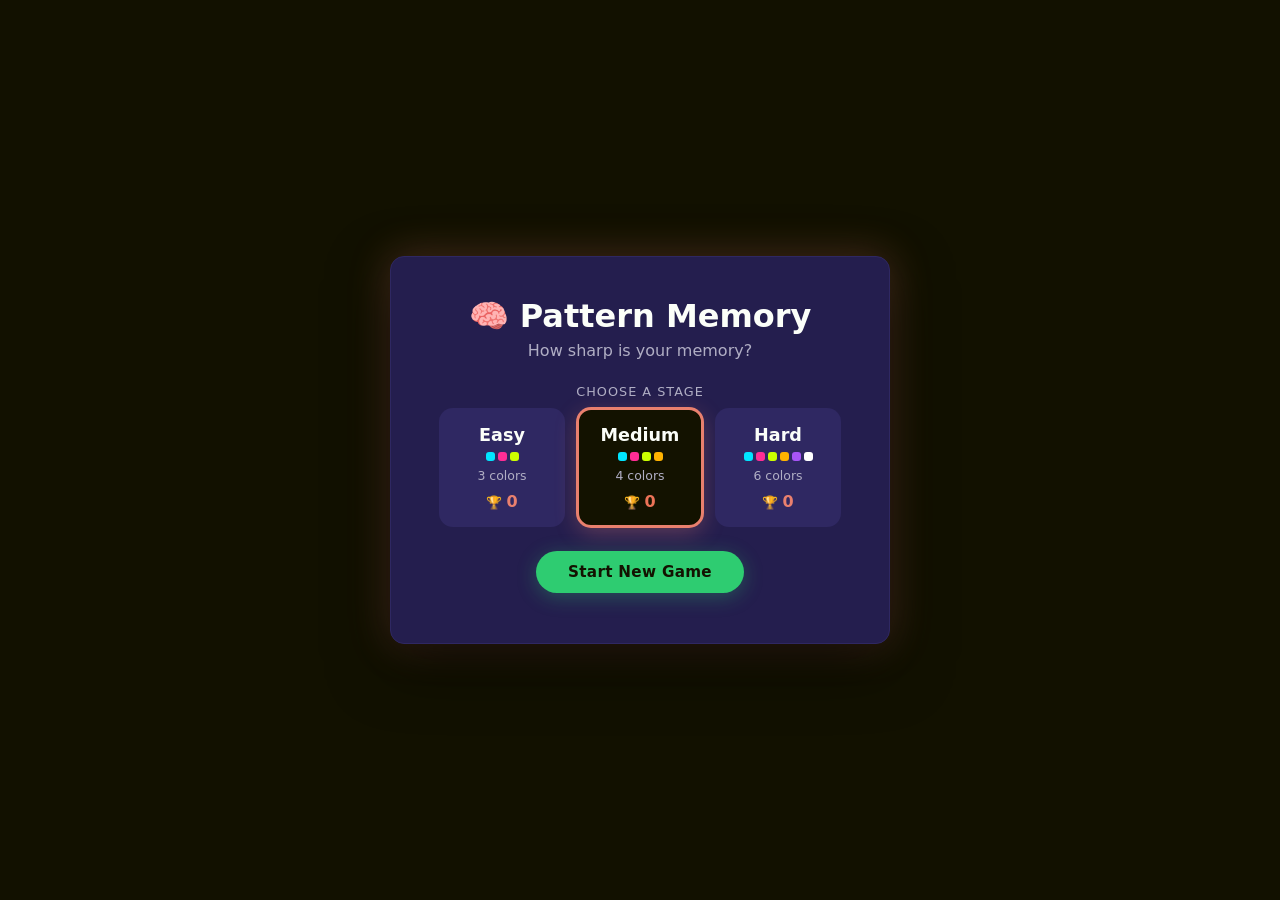
<file: CS_CRP/Heuser/CS_CRP/Homework_6/index.html>
<!DOCTYPE html>
<html lang="en">
<head>
  <meta charset="UTF-8">
  <meta name="viewport" content="width=device-width, initial-scale=1.0">
  <title>Pattern Memory Game</title>
  <link rel="stylesheet" href="style.css">
</head>
<body>

  <!--
    OFFLINE NOTE: nothing here loads from the network. Styling is the local
    style.css, logic is the local script.js, and all four sounds (bubbly click,
    3s timer beep, cheerful, disappointing) are synthesized in script.js with the
    Web Audio API, so there are no audio files or CDNs to host.
  -->

  <!-- ===== START SCREEN ===== -->
  <div id="start-screen" class="overlay">
    <div class="overlay-card">
      <h1>🧠 Pattern Memory</h1>
      <p class="tagline">How sharp is your memory?</p>
      <!-- Saved game (shown only when progress was saved) -->
      <div id="resume-panel" class="resume-panel hidden">
        <p id="resume-info"></p>
        <div class="resume-actions">
          <button id="resume-saved-btn" class="btn-primary">Resume Game</button>
          <button id="discard-saved-btn" class="btn-secondary">Discard</button>
        </div>
      </div>

      <!-- Stage selection -->
      <fieldset class="stage-picker">
        <legend>Choose a stage</legend>
        <div class="stage-cards" role="radiogroup" aria-label="Stage">
          <button type="button" class="stage-card" role="radio" aria-checked="false" data-stage="easy">
            <span class="stage-name">Easy</span>
            <span class="stage-dots" aria-hidden="true"><i class="color-electric"></i><i class="color-hotpink"></i><i class="color-neon"></i></span>
            <span class="stage-info">3 colors</span>
            <span class="stage-best">🏆 <strong id="best-easy">0</strong></span>
          </button>
          <button type="button" class="stage-card" role="radio" aria-checked="true" data-stage="medium">
            <span class="stage-name">Medium</span>
            <span class="stage-dots" aria-hidden="true"><i class="color-electric"></i><i class="color-hotpink"></i><i class="color-neon"></i><i class="color-sunbeam"></i></span>
            <span class="stage-info">4 colors</span>
            <span class="stage-best">🏆 <strong id="best-medium">0</strong></span>
          </button>
          <button type="button" class="stage-card" role="radio" aria-checked="false" data-stage="hard">
            <span class="stage-name">Hard</span>
            <span class="stage-dots" aria-hidden="true"><i class="color-electric"></i><i class="color-hotpink"></i><i class="color-neon"></i><i class="color-sunbeam"></i><i class="color-volt"></i><i class="color-white"></i></span>
            <span class="stage-info">6 colors</span>
            <span class="stage-best">🏆 <strong id="best-hard">0</strong></span>
          </button>
        </div>
      </fieldset>
      <button id="start-btn" class="btn-start">Start New Game</button>
    </div>
  </div>

  <!-- ===== TOP CONTROL BAR ===== -->
  <header id="top-bar" class="hidden">
    <div id="timer">00:15</div>
    <div id="counter">
      <span>Score: <strong id="score-value">0</strong></span>
      <span class="round-label">Round <strong id="round-value">1</strong>/10</span>
    </div>
    <div id="controls">
      <button id="pause-play" class="btn-icon" title="Pause / Resume">⏸️</button>
      <button id="main-menu" class="btn-menu" title="Main Menu">☰ Menu</button>
      <button id="quit" class="btn-quit" title="Quit">✕</button>
    </div>
  </header>

  <!-- ===== MAIN GAME AREA ===== -->
  <main id="game-area" class="hidden">

    <!-- Phase label -->
    <div id="phase-label">Memorize the pattern!</div>

    <!-- Sequence display (memorization phase) -->
    <div id="sequence-display"></div>

    <!-- User input (guessing phase) -->
    <div id="input-container" class="hidden">
      <p id="input-prompt">Reproduce the pattern:</p>
      <div id="user-sequence-preview"></div>
      <div id="color-buttons"></div>
      <div id="input-actions">
        <button id="undo-btn" class="btn-secondary" disabled>↩ Undo</button>
        <button id="submit-btn" class="btn-submit" disabled>Submit</button>
      </div>
    </div>

    <!-- Round result flash -->
    <div id="round-result" class="hidden">
      <span id="result-icon"></span>
      <span id="result-text"></span>
    </div>
  </main>

  <!-- ===== PAUSE OVERLAY ===== -->
  <div id="pause-overlay" class="overlay hidden">
    <div class="overlay-card">
      <h2>⏸️ Paused</h2>
      <p>Take your time.</p>
      <button id="resume-btn" class="btn-primary">Resume</button>
    </div>
  </div>

  <!-- ===== QUIT CONFIRM OVERLAY ===== -->
  <div id="quit-overlay" class="overlay hidden">
    <div class="overlay-card">
      <h2>🚪 Quit Game?</h2>
      <p>This game will end and your score so far will be final.</p>
      <div class="confirm-actions">
        <button id="quit-confirm" class="btn-quit-confirm">Yes, Quit</button>
        <button id="quit-cancel" class="btn-secondary">Cancel</button>
      </div>
    </div>
  </div>

  <!-- ===== END-GAME OVERLAY ===== -->
  <div id="end-screen" class="overlay hidden">
    <div class="overlay-card" id="end-card">
      <h2 id="end-title">Game Over</h2>
      <p id="end-feedback"></p>
      <div class="end-stats">
        <div class="stat-box">
          <span class="stat-number" id="end-score">0</span>
          <span class="stat-label">Final Score</span>
        </div>
        <div class="stat-box">
          <span class="stat-number" id="end-high">0</span>
          <span class="stat-label" id="end-high-label">Stage Best</span>
        </div>
      </div>
      <div id="new-high-score-badge" class="hidden">🎉 New High Score!</div>
      <div class="hs-board">
        <h3>High scores</h3>
        <div class="hs-row">
          <div class="hs-cell" data-stage="easy"><span class="hs-label">Easy</span><span class="hs-value" id="hs-end-easy">0</span></div>
          <div class="hs-cell" data-stage="medium"><span class="hs-label">Medium</span><span class="hs-value" id="hs-end-medium">0</span></div>
          <div class="hs-cell" data-stage="hard"><span class="hs-label">Hard</span><span class="hs-value" id="hs-end-hard">0</span></div>
        </div>
      </div>
      <button id="play-again-btn" class="btn-start">Play Again</button>
      <button id="menu-btn" class="btn-secondary">Main Menu</button>
    </div>
  </div>

  <script src="script.js"></script>
</body>
</html>
</file>
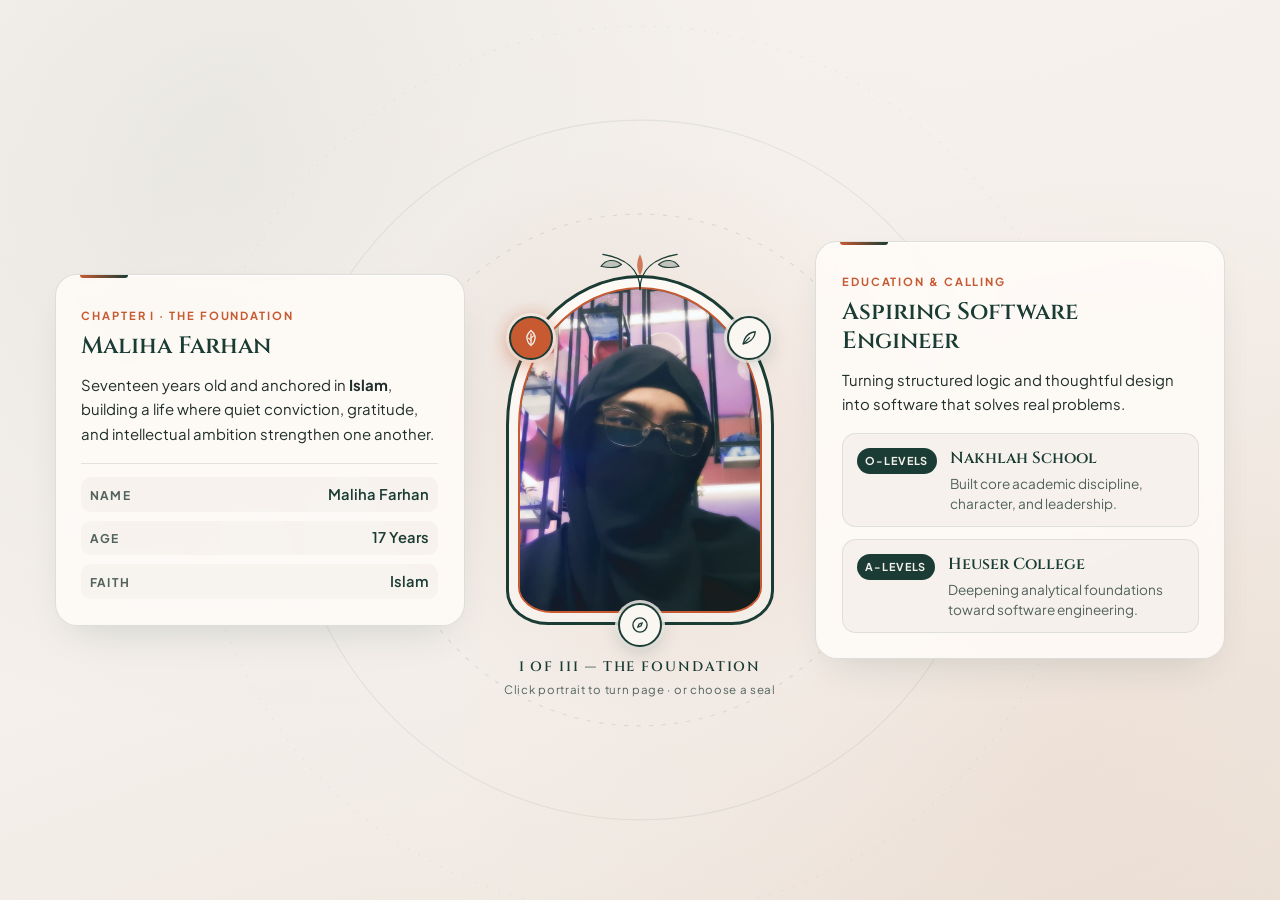
<file: CS_CRP/Heuser/CS_CRP/Homework_8/index.html>
<!DOCTYPE html>
<html lang="en">
<head>
  <meta charset="UTF-8" />
  <meta name="viewport" content="width=device-width, initial-scale=1.0" />
  <title>Maliha Farhan — Central Hub Portfolio</title>
  <meta
    name="description"
    content="Interactive radial portfolio of Maliha Farhan — Foundation, Archives, and Story &amp; Horizon."
  />

  <!-- Google Fonts: Cinzel for headings & Plus Jakarta Sans for body -->
  <link rel="preconnect" href="https://fonts.googleapis.com" />
  <link rel="preconnect" href="https://fonts.gstatic.com" crossorigin />
  <link
    href="https://fonts.googleapis.com/css2?family=Cinzel:wght@500;600;700&amp;family=Plus+Jakarta+Sans:ital,wght@0,400;0,500;0,600;0,700;1,400&amp;display=swap"
    rel="stylesheet"
  />

  <link rel="stylesheet" href="style.css" />
</head>
<body>
  <!-- Subtle architectural radial rings behind the hub -->
  <div class="ambient-orbits" aria-hidden="true">
    <svg class="orbit-svg" viewBox="0 0 900 900" fill="none" xmlns="http://www.w3.org/2000/svg">
      <circle cx="450" cy="450" r="245" stroke="currentColor" stroke-opacity="0.11" stroke-width="1" stroke-dasharray="4 8" />
      <circle cx="450" cy="450" r="335" stroke="currentColor" stroke-opacity="0.07" stroke-width="1" />
      <circle cx="450" cy="450" r="425" stroke="currentColor" stroke-opacity="0.05" stroke-width="1" stroke-dasharray="2 10" />
    </svg>
  </div>

  <!-- Central Hub & Radial Canvas (No top navbar or conventional menu) -->
  <main class="radial-canvas" id="radial-canvas" data-active-chapter="foundation">

    <!-- LEFT ORBITAL WING -->
    <section class="panel-wing panel-wing--left" aria-label="Left story wing">
      <!-- Panel 1 Left: Core Identity -->
      <article
        class="orbit-card is-active"
        data-chapter-panel="foundation"
        data-side="left"
        aria-hidden="false"
      >
        <span class="card-eyebrow">Chapter I &middot; The Foundation</span>
        <h1 class="card-heading">Maliha Farhan</h1>
        <p class="card-lead">
          Seventeen years old and anchored in <strong>Islam</strong>, building a life where quiet conviction,
          gratitude, and intellectual ambition strengthen one another.
        </p>

        <dl class="fact-grid">
          <div class="fact-row">
            <dt>Name</dt>
            <dd>Maliha Farhan</dd>
          </div>
          <div class="fact-row">
            <dt>Age</dt>
            <dd>17 Years</dd>
          </div>
          <div class="fact-row">
            <dt>Faith</dt>
            <dd>Islam</dd>
          </div>
        </dl>
      </article>

      <!-- Panel 2 Left: Honours & Craft -->
      <article
        class="orbit-card"
        data-chapter-panel="archives"
        data-side="left"
        aria-hidden="true"
      >
        <span class="card-eyebrow">Chapter II &middot; The Archives</span>
        <h2 class="card-heading">Honours &amp; Craft</h2>
        <p class="card-lead">
          Years of consistency inside and beyond the classroom—leading peers, articulating ideas, and writing with purpose.
        </p>

        <ul class="archive-list">
          <li>
            <strong>20+ High-Achiever Awards</strong>
            <span>Sustained academic distinction across school terms.</span>
          </li>
          <li>
            <strong>Head Girl</strong>
            <span>Entrusted with student leadership, example, and responsibility.</span>
          </li>
          <li>
            <strong>3rd Place in Creative Writing</strong>
            <span>Honoured for expressive storytelling and clarity of voice.</span>
          </li>
          <li>
            <strong>Debating &amp; Teaching Skills</strong>
            <span>Persuasive public speaking paired with patient peer mentorship.</span>
          </li>
        </ul>
      </article>

      <!-- Panel 3 Left: Origin Story -->
      <article
        class="orbit-card"
        data-chapter-panel="horizon"
        data-side="left"
        aria-hidden="true"
      >
        <span class="card-eyebrow">Chapter III &middot; The Story</span>
        <h2 class="card-heading">The Spark Within</h2>

        <blockquote class="story-quote">
          <p>
            From my grandmother&rsquo;s words at my birth grew a lifelong resolve—not to shrink under doubt,
            but to rise through character, learning, and quiet strength.
          </p>
        </blockquote>

        <p class="card-body">
          Every milestone since has carried one steady conviction: to prove that <strong>girls are equal to boys</strong>—not
          by setting aside our values, but by standing tall within them and excelling across every arena we enter.
        </p>
      </article>
    </section>

    <!-- CENTERPIECE ANCHOR: Always Visible Botanical-Arch Portrait -->
    <div class="centerpiece-stage">
      <div
        id="hub-centerpiece"
        class="hub-centerpiece"
        data-chapter="foundation"
      >
        <!-- Decorative botanical sprigs flanking the arch -->
        <svg class="botanical-crest botanical-crest--top" viewBox="0 0 220 56" fill="none" aria-hidden="true">
          <path d="M110 48C110 26 94 14 70 10" stroke="currentColor" stroke-width="1.4" stroke-linecap="round" />
          <path d="M110 48C110 26 126 14 150 10" stroke="currentColor" stroke-width="1.4" stroke-linecap="round" />
          <path d="M90 21C82 14 73 16 68 23C77 25 85 25 90 21Z" fill="currentColor" fill-opacity="0.22" stroke="currentColor" stroke-width="1.1" />
          <path d="M130 21C138 14 147 16 152 23C143 25 135 25 130 21Z" fill="currentColor" fill-opacity="0.22" stroke="currentColor" stroke-width="1.1" />
          <path d="M110 10C106 18 106 26 110 33C114 26 114 18 110 10Z" fill="#C85A32" fill-opacity="0.78" />
        </svg>

        <!-- Direct Portrait Button: Click to cycle chapters 1 -> 2 -> 3 -->
        <button
          type="button"
          id="photo-cycle-btn"
          class="arch-trigger"
          aria-label="Maliha Farhan portrait. Click to cycle to the next chapter."
        >
          <span class="arch-outer-ring">
            <span class="arch-inner-frame">
              <img
                src="maliha.jpg"
                alt="Portrait of Maliha Farhan in hijab and glasses"
                class="center-photo"
                id="center-photo"
              />
            </span>
          </span>
        </button>

        <!-- Orbital Emblem 1: Botanical Seal -> Panel 1 (Foundation) -->
        <button
          type="button"
          class="orbital-emblem orbital-emblem--foundation is-active"
          data-target="foundation"
          aria-label="Jump to Chapter I: The Foundation"
          aria-pressed="true"
          title="I · The Foundation"
        >
          <svg viewBox="0 0 24 24" fill="none" aria-hidden="true">
            <path d="M12 3C7.5 6.8 6 11.4 8 15.8C9.3 18.7 11 20.1 12 21C13 20.1 14.7 18.7 16 15.8C18 11.4 16.5 6.8 12 3Z" stroke="currentColor" stroke-width="1.6" stroke-linejoin="round" />
            <path d="M12 7V19" stroke="currentColor" stroke-width="1.5" stroke-linecap="round" />
            <path d="M12 12L15 9.5M12 14.8L9 12.2" stroke="currentColor" stroke-width="1.4" stroke-linecap="round" />
          </svg>
          <span class="emblem-tag">I &middot; Foundation</span>
        </button>

        <!-- Orbital Emblem 2: Quill Seal -> Panel 2 (Archives) -->
        <button
          type="button"
          class="orbital-emblem orbital-emblem--archives"
          data-target="archives"
          aria-label="Jump to Chapter II: The Archives"
          aria-pressed="false"
          title="II · The Archives"
        >
          <svg viewBox="0 0 24 24" fill="none" aria-hidden="true">
            <path d="M19.5 4.5C14.2 5 9.2 8.4 6.6 13.7L5 19L10.3 17.4C15.6 14.8 19 9.8 19.5 4.5Z" stroke="currentColor" stroke-width="1.6" stroke-linejoin="round" />
            <path d="M5 19L12.5 11.5" stroke="currentColor" stroke-width="1.5" stroke-linecap="round" />
          </svg>
          <span class="emblem-tag">II &middot; Archives</span>
        </button>

        <!-- Orbital Emblem 3: Compass Seal -> Panel 3 (Story & Horizon) -->
        <button
          type="button"
          class="orbital-emblem orbital-emblem--horizon"
          data-target="horizon"
          aria-label="Jump to Chapter III: The Story &amp; Horizon"
          aria-pressed="false"
          title="III · Story &amp; Horizon"
        >
          <svg viewBox="0 0 24 24" fill="none" aria-hidden="true">
            <circle cx="12" cy="12" r="8.5" stroke="currentColor" stroke-width="1.6" />
            <polygon points="14.8,9.2 13.2,13.2 9.2,14.8 10.8,10.8" fill="currentColor" fill-opacity="0.24" stroke="currentColor" stroke-width="1.4" stroke-linejoin="round" />
          </svg>
          <span class="emblem-tag">III &middot; Horizon</span>
        </button>
      </div>

      <!-- Integrated Plinth Caption (Not a navbar) -->
      <div class="hub-plinth" aria-live="polite">
        <p class="plinth-chapter" id="plinth-chapter">I of III &mdash; The Foundation</p>
        <p class="plinth-hint">Click portrait to turn page &middot; or choose a seal</p>
      </div>
    </div>

    <!-- RIGHT ORBITAL WING -->
    <section class="panel-wing panel-wing--right" aria-label="Right story wing">
      <!-- Panel 1 Right: Education & Vision -->
      <article
        class="orbit-card is-active"
        data-chapter-panel="foundation"
        data-side="right"
        aria-hidden="false"
      >
        <span class="card-eyebrow">Education &amp; Calling</span>
        <h2 class="card-heading">Aspiring Software Engineer</h2>
        <p class="card-lead">
          Turning structured logic and thoughtful design into software that solves real problems.
        </p>

        <div class="timeline-stack">
          <div class="milestone-item">
            <span class="milestone-badge">O-Levels</span>
            <div>
              <h3>Nakhlah School</h3>
              <p>Built core academic discipline, character, and leadership.</p>
            </div>
          </div>
          <div class="milestone-item">
            <span class="milestone-badge">A-Levels</span>
            <div>
              <h3>Heuser College</h3>
              <p>Deepening analytical foundations toward software engineering.</p>
            </div>
          </div>
        </div>
      </article>

      <!-- Panel 2 Right: Personal Dedication -->
      <article
        class="orbit-card"
        data-chapter-panel="archives"
        data-side="right"
        aria-hidden="true"
      >
        <span class="card-eyebrow">Devotion at Home</span>
        <h2 class="card-heading">Personal Dedication</h2>
        <p class="card-lead">
          Achievement means little without service to the people who stand beside you every day.
        </p>

        <ul class="archive-list">
          <li>
            <strong>Excel Data Support for Father</strong>
            <span>Organizing spreadsheets and structured data with accuracy.</span>
          </li>
          <li>
            <strong>University Assignment Aid for Mother</strong>
            <span>Assisting with research, formatting, and academic coursework.</span>
          </li>
          <li>
            <strong>Tutoring Younger Sister</strong>
            <span>Guiding lessons patiently while nurturing confidence.</span>
          </li>
          <li>
            <strong>Household Chores &amp; A-Levels</strong>
            <span>Balancing daily home responsibilities seamlessly alongside studies.</span>
          </li>
        </ul>
      </article>

      <!-- Panel 3 Right: Horizons & Homework 7 -->
      <article
        class="orbit-card"
        data-chapter-panel="horizon"
        data-side="right"
        aria-hidden="true"
      >
        <span class="card-eyebrow">The Horizon &amp; Work</span>
        <h2 class="card-heading">Courage in Motion</h2>

        <ul class="horizon-pills" aria-label="Personal aspirations">
          <li>Academic Excellence</li>
          <li>Horse-Riding Observing Parda</li>
          <li>Driving Independently</li>
          <li>Supporting My Family</li>
          <li>Studying Abroad</li>
        </ul>

        <p class="card-body">
          Strength and modesty belong together—from the saddle while observing parda to independent roads,
          global classrooms, and building a dependable future for my family.
        </p>

        <a
          class="hw-link"
          href="https://maliha-farhan.github.io/Heuser/"
          target="_blank"
          rel="noopener noreferrer"
        >
          <span class="hw-link-copy">
            <span class="hw-link-label">Featured Project</span>
            <span class="hw-link-title">Visit Homework 7 Website</span>
          </span>
          <span class="hw-link-arrow" aria-hidden="true">&#8599;</span>
        </a>
      </article>
    </section>

  </main>

  <script src="script.js"></script>
<script type="module" src="https://static.cloudflareinsights.com/beacon.min.js/vce701823e78c4301a35b7e07294d87301792088814092" integrity="sha512-UKNk8GbxkABxKcXYuLkO16EleLGUkcvJWtpSNmExE0Too3ZaFAxTscNWEc1OdAv5/BikHawapSCaiD2XCmp+Bw==" data-cf-beacon='{"version":"2024.11.0","token":"1954b47c125f43f8b4338b3c4f804e4f","spa":2}' crossorigin="anonymous"></script>
</body>
</html>
</file>
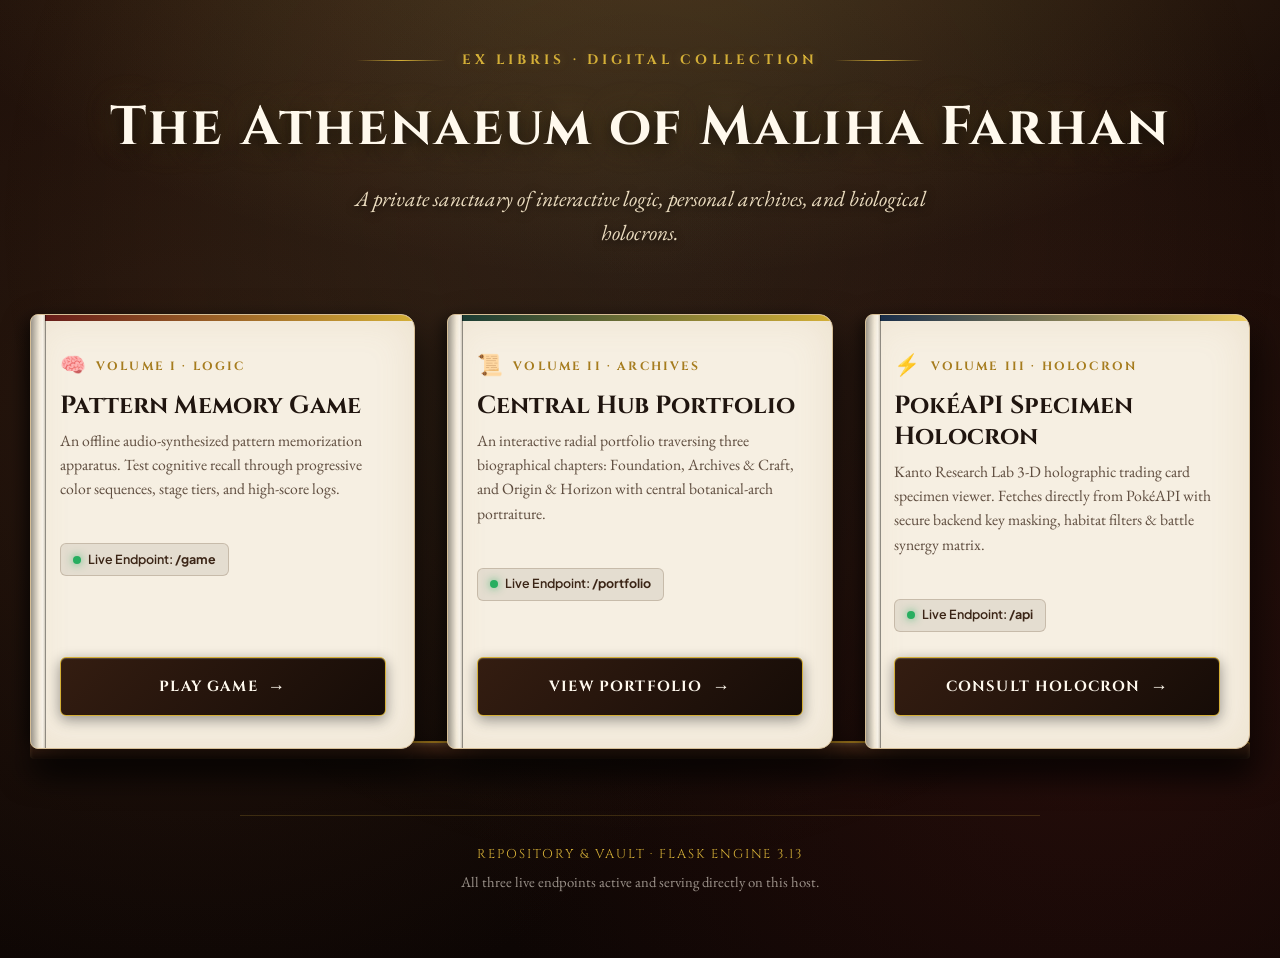
<file: CS_CRP/Heuser/CS_CRP/Homework_9/home/index.html>
<!DOCTYPE html>
<html lang="en">
<head>
  <meta charset="UTF-8" />
  <meta name="viewport" content="width=device-width, initial-scale=1.0" />
  <title>The Library of Maliha Farhan — Digital Archives & Holocron</title>
  <meta name="description" content="A curated library of interactive works, personal archives, and digital holocrons." />

  <!-- Google Fonts: Cinzel Decorative, EB Garamond & Plus Jakarta Sans -->
  <link rel="preconnect" href="https://fonts.googleapis.com" />
  <link rel="preconnect" href="https://fonts.gstatic.com" crossorigin />
  <link
    href="https://fonts.googleapis.com/css2?family=Cinzel:wght@500;600;700;800&family=EB+Garamond:ital,wght@0,400;0,500;0,600;1,400&family=Plus+Jakarta+Sans:wght@400;500;600;700&display=swap"
    rel="stylesheet"
  />

  <style>
    :root {
      --wood-deep: #160c07;
      --wood-rich: #24140b;
      --wood-warm: #341d11;
      --wood-shelf: #452818;
      --parchment: #f6efe2;
      --parchment-deep: #ebdcbf;
      --parchment-border: #d6be96;
      --gold: #d4af37;
      --gold-bright: #f0cf65;
      --gold-burnished: #a67c1e;
      --leather-crimson: #681d1a;
      --leather-emerald: #1a3c34;
      --leather-sapphire: #192e4a;
      --ink: #20150f;
      --ink-muted: #5e4c3e;
      --amber-glow: rgba(235, 185, 95, 0.22);
      --shelf-shadow: 0 25px 60px -15px rgba(0, 0, 0, 0.75);
    }

    * {
      margin: 0;
      padding: 0;
      box-sizing: border-box;
    }

    body {
      min-height: 100vh;
      background-color: var(--wood-deep);
      background-image:
        radial-gradient(ellipse 90% 60% at 50% -10%, rgba(240, 207, 101, 0.18) 0%, transparent 65%),
        radial-gradient(circle at 15% 45%, rgba(69, 40, 24, 0.4) 0%, transparent 50%),
        radial-gradient(circle at 85% 70%, rgba(104, 29, 26, 0.25) 0%, transparent 50%),
        linear-gradient(180deg, #1d0f09 0%, #160c07 40%, #0d0604 100%);
      color: var(--parchment);
      font-family: 'EB Garamond', Georgia, serif;
      font-size: 1.15rem;
      line-height: 1.6;
      display: flex;
      flex-direction: column;
      align-items: center;
      padding: 2.5rem 1.5rem 4rem;
      position: relative;
      overflow-x: hidden;
    }

    /* Ambient Library Glow & Floating Particles Effect */
    body::before {
      content: "";
      position: fixed;
      inset: 0;
      background: radial-gradient(circle at 50% 25%, rgba(255, 230, 160, 0.08) 0%, transparent 70%);
      pointer-events: none;
      z-index: 0;
    }

    .library-container {
      position: relative;
      z-index: 1;
      width: 100%;
      max-width: 1220px;
      display: flex;
      flex-direction: column;
      align-items: center;
    }

    /* ═══════════════ EX LIBRIS CREST & HEADER ═══════════════ */
    .library-header {
      text-align: center;
      margin-bottom: 3rem;
      position: relative;
    }

    .crest {
      display: inline-flex;
      align-items: center;
      gap: 1rem;
      color: var(--gold);
      margin-bottom: 0.8rem;
    }

    .crest-line {
      width: clamp(40px, 8vw, 90px);
      height: 1px;
      background: linear-gradient(90deg, transparent, var(--gold), transparent);
    }

    .crest-insignia {
      font-family: 'Cinzel', serif;
      font-size: 0.85rem;
      font-weight: 700;
      letter-spacing: 0.3em;
      text-transform: uppercase;
      color: var(--gold);
      text-shadow: 0 0 12px var(--amber-glow);
    }

    h1 {
      font-family: 'Cinzel', Georgia, serif;
      font-size: clamp(2.1rem, 4.5vw, 3.4rem);
      font-weight: 700;
      letter-spacing: 0.04em;
      color: #fff9ed;
      text-shadow: 0 4px 18px rgba(0, 0, 0, 0.8), 0 0 35px rgba(240, 207, 101, 0.25);
      margin-bottom: 0.6rem;
    }

    .tagline {
      font-size: clamp(1.05rem, 1.8vw, 1.35rem);
      font-style: italic;
      color: var(--parchment-deep);
      max-width: 650px;
      margin: 0 auto;
      text-shadow: 0 2px 8px rgba(0, 0, 0, 0.7);
    }

    /* ═══════════════ THE LIBRARY SHELF GRID ═══════════════ */
    .shelves-wrapper {
      width: 100%;
      position: relative;
      margin-top: 1rem;
    }

    .shelf-deck {
      display: grid;
      grid-template-columns: repeat(3, 1fr);
      gap: 2rem;
      position: relative;
      z-index: 2;
    }

    /* Wooden Bookshelf Plinth Beneath Cards */
    .shelf-beam {
      width: 100%;
      height: 18px;
      margin-top: -8px;
      background: linear-gradient(180deg, var(--wood-shelf) 0%, var(--wood-warm) 45%, var(--wood-deep) 100%);
      border-radius: 4px;
      border-top: 2px solid var(--gold-burnished);
      box-shadow: 0 14px 30px rgba(0, 0, 0, 0.9), inset 0 2px 4px rgba(255, 230, 160, 0.15);
      position: relative;
      z-index: 1;
    }

    /* ═══════════════ TOME CARDS ═══════════════ */
    .tome-card {
      background: var(--parchment);
      color: var(--ink);
      border-radius: 8px 14px 14px 8px;
      padding: 2.2rem 1.8rem 2rem;
      position: relative;
      display: flex;
      flex-direction: column;
      justify-content: space-between;
      border: 1px solid var(--parchment-border);
      box-shadow:
        -10px 0 16px -6px rgba(0, 0, 0, 0.6),
        10px 18px 36px rgba(0, 0, 0, 0.55),
        inset 0 0 40px rgba(180, 140, 80, 0.14);
      transition: transform 0.35s cubic-bezier(0.2, 0.8, 0.2, 1), box-shadow 0.35s ease;
      overflow: hidden;
    }

    .tome-card:hover {
      transform: translateY(-8px);
      box-shadow:
        -12px 4px 22px -6px rgba(0, 0, 0, 0.7),
        0 24px 48px rgba(0, 0, 0, 0.7),
        0 0 28px var(--amber-glow);
    }

    /* Book Spine Visual on Left Edge */
    .tome-card::before {
      content: "";
      position: absolute;
      top: 0;
      left: 0;
      bottom: 0;
      width: 14px;
      background: linear-gradient(90deg, rgba(0, 0, 0, 0.35) 0%, transparent 60%, rgba(255, 255, 255, 0.4) 85%, rgba(0, 0, 0, 0.15) 100%);
      border-right: 1px solid rgba(0, 0, 0, 0.12);
      z-index: 3;
    }

    /* Gilded Top Spine Ribbon */
    .spine-accent {
      position: absolute;
      top: 0;
      left: 14px;
      right: 0;
      height: 6px;
    }
    .spine-game { background: linear-gradient(90deg, var(--leather-crimson), var(--gold)); }
    .spine-portfolio { background: linear-gradient(90deg, var(--leather-emerald), var(--gold)); }
    .spine-api { background: linear-gradient(90deg, var(--leather-sapphire), var(--gold-bright)); }

    /* Tome Metadata */
    .tome-header {
      margin-bottom: 1.2rem;
    }

    .tome-volume {
      font-family: 'Cinzel', serif;
      font-size: 0.75rem;
      font-weight: 700;
      letter-spacing: 0.18em;
      text-transform: uppercase;
      color: var(--gold-burnished);
      display: flex;
      align-items: center;
      gap: 0.5rem;
      margin-bottom: 0.4rem;
    }

    .tome-icon {
      font-size: 1.3rem;
    }

    .tome-title {
      font-family: 'Cinzel', Georgia, serif;
      font-size: 1.55rem;
      font-weight: 700;
      line-height: 1.25;
      color: var(--ink);
      margin-bottom: 0.5rem;
    }

    .tome-desc {
      font-size: 0.98rem;
      color: var(--ink-muted);
      line-height: 1.55;
    }

    /* Verified Live Endpoint Pill */
    .endpoint-badge {
      display: inline-flex;
      align-items: center;
      gap: 7px;
      font-family: 'Plus Jakarta Sans', monospace, sans-serif;
      font-size: 0.78rem;
      font-weight: 600;
      padding: 0.35rem 0.75rem;
      border-radius: 6px;
      background: rgba(36, 20, 11, 0.08);
      border: 1px solid rgba(80, 50, 20, 0.2);
      color: #3b2516;
      margin: 1.4rem 0 1.6rem;
      width: fit-content;
    }

    .pulse-dot {
      width: 8px;
      height: 8px;
      border-radius: 50%;
      background: #27ae60;
      box-shadow: 0 0 8px rgba(39, 174, 96, 0.8);
      display: inline-block;
      animation: livePulse 2s infinite ease-in-out;
    }

    @keyframes livePulse {
      0%, 100% { transform: scale(1); opacity: 1; }
      50% { transform: scale(1.3); opacity: 0.65; }
    }

    /* Leather / Gold Foil Action Buttons */
    .tome-btn {
      display: flex;
      align-items: center;
      justify-content: center;
      gap: 0.6rem;
      text-decoration: none;
      font-family: 'Cinzel', Georgia, serif;
      font-size: 0.92rem;
      font-weight: 700;
      letter-spacing: 0.08em;
      text-transform: uppercase;
      padding: 0.9rem 1.4rem;
      border-radius: 6px;
      color: #fff9ee;
      background: linear-gradient(135deg, var(--wood-warm) 0%, var(--wood-deep) 100%);
      border: 1px solid var(--gold);
      box-shadow: 0 4px 14px rgba(0, 0, 0, 0.4), inset 0 1px 1px rgba(255, 255, 255, 0.2);
      transition: all 0.25s ease;
      cursor: pointer;
    }

    .tome-btn:hover {
      background: linear-gradient(135deg, var(--gold-burnished) 0%, var(--gold) 100%);
      color: #120904;
      border-color: #fff2c4;
      box-shadow: 0 6px 20px rgba(212, 175, 55, 0.5), inset 0 1px 2px rgba(255, 255, 255, 0.6);
      transform: translateY(-2px);
    }

    .btn-arrow {
      font-size: 1.1rem;
      transition: transform 0.2s ease;
    }

    .tome-btn:hover .btn-arrow {
      transform: translateX(4px);
    }

    /* ═══════════════ LIBRARY DESK FOOTER ═══════════════ */
    .library-footer {
      margin-top: 3.5rem;
      text-align: center;
      border-top: 1px solid rgba(212, 175, 55, 0.2);
      padding-top: 1.8rem;
      width: 100%;
      max-width: 800px;
      color: rgba(246, 239, 226, 0.6);
      font-size: 0.92rem;
    }

    .footer-stamp {
      font-family: 'Cinzel', serif;
      color: var(--gold);
      font-size: 0.8rem;
      letter-spacing: 0.15em;
      text-transform: uppercase;
      margin-bottom: 0.3rem;
    }

    /* ═══════════════ RESPONSIVE ═══════════════ */
    @media (max-width: 980px) {
      .shelf-deck {
        grid-template-columns: 1fr;
        gap: 2.2rem;
        max-width: 540px;
        margin: 0 auto;
      }
      .shelf-beam {
        display: none;
      }
    }
  </style>
</head>
<body>

  <div class="library-container">
    <!-- Header -->
    <header class="library-header">
      <div class="crest">
        <span class="crest-line"></span>
        <span class="crest-insignia">Ex Libris · Digital Collection</span>
        <span class="crest-line"></span>
      </div>
      <h1>The Athenaeum of Maliha Farhan</h1>
      <p class="tagline">
        A private sanctuary of interactive logic, personal archives, and biological holocrons.
      </p>
    </header>

    <!-- Bookshelves with 3 Main Tomes -->
    <div class="shelves-wrapper">
      <div class="shelf-deck">

        <!-- TOME I: Game -->
        <article class="tome-card">
          <div class="spine-accent spine-game"></div>
          <div>
            <div class="tome-header">
              <span class="tome-volume"><span class="tome-icon">🧠</span> Volume I · Logic</span>
              <h2 class="tome-title">Pattern Memory Game</h2>
              <p class="tome-desc">
                An offline audio-synthesized pattern memorization apparatus. Test cognitive recall through progressive color sequences, stage tiers, and high-score logs.
              </p>
            </div>
            <div class="endpoint-badge" title="Verified live route">
              <span class="pulse-dot"></span>
              <span>Live Endpoint: <strong>/game</strong></span>
            </div>
          </div>
          <a class="tome-btn" href="/game">
            <span>Play Game</span>
            <span class="btn-arrow">→</span>
          </a>
        </article>

        <!-- TOME II: Portfolio -->
        <article class="tome-card">
          <div class="spine-accent spine-portfolio"></div>
          <div>
            <div class="tome-header">
              <span class="tome-volume"><span class="tome-icon">📜</span> Volume II · Archives</span>
              <h2 class="tome-title">Central Hub Portfolio</h2>
              <p class="tome-desc">
                An interactive radial portfolio traversing three biographical chapters: Foundation, Archives &amp; Craft, and Origin &amp; Horizon with central botanical-arch portraiture.
              </p>
            </div>
            <div class="endpoint-badge" title="Verified live route">
              <span class="pulse-dot"></span>
              <span>Live Endpoint: <strong>/portfolio</strong></span>
            </div>
          </div>
          <a class="tome-btn" href="/portfolio">
            <span>View Portfolio</span>
            <span class="btn-arrow">→</span>
          </a>
        </article>

        <!-- TOME III: PokeAPI -->
        <article class="tome-card">
          <div class="spine-accent spine-api"></div>
          <div>
            <div class="tome-header">
              <span class="tome-volume"><span class="tome-icon">⚡</span> Volume III · Holocron</span>
              <h2 class="tome-title">PokéAPI Specimen Holocron</h2>
              <p class="tome-desc">
                Kanto Research Lab 3-D holographic trading card specimen viewer. Fetches directly from PokéAPI with secure backend key masking, habitat filters &amp; battle synergy matrix.
              </p>
            </div>
            <div class="endpoint-badge" title="Verified live route">
              <span class="pulse-dot"></span>
              <span>Live Endpoint: <strong>/api</strong></span>
            </div>
          </div>
          <a class="tome-btn" href="/api">
            <span>Consult Holocron</span>
            <span class="btn-arrow">→</span>
          </a>
        </article>

      </div>

      <!-- Wooden Shelf Base Plate -->
      <div class="shelf-beam"></div>
    </div>

    <!-- Library Footer -->
    <footer class="library-footer">
      <div class="footer-stamp">Repository &amp; Vault · Flask Engine 3.13</div>
      <p>All three live endpoints active and serving directly on this host.</p>
    </footer>
  </div>

</body>
</html>
</file>
<file: CS_CRP/Heuser/CS_CRP/Homework_6/style.css>
/* ===================================================
   Pattern Memory Game – style.css
   Palette: pitch-black, dark-amethyst, porcelain,
            salmon, burnt-peach
   + Audio-synced visual feedback animations
   =================================================== */

/* ---------- Reset & Base ---------- */
*, *::before, *::after {
  box-sizing: border-box;
  margin: 0;
  padding: 0;
}

:root {
  /* ── Core Palette ── */
  --bg:          #131200;
  --surface:     #241e4e;
  --surface-alt: #2f2862;
  --text:        #fbfef9;
  --text-dim:    #b0aec4;
  --accent:      #e9806e;
  --accent-alt:  #ec7357;
  --accent-glow: rgba(233,128,110,.3);

  --success:     #2ecc71;
  --success-glow:rgba(46,204,113,.3);
  --danger:      #e74c3c;
  --danger-glow: rgba(231,76,60,.3);

  --radius: 14px;
  --transition: .3s ease;

  /* ── Guessing Colors ── */
  --gc-electric:  #00e5ff;
  --gc-neon:      #ccff00;
  --gc-hotpink:   #ff2d95;
  --gc-white:     #ffffff;
  --gc-volt:      #a855f7;
  --gc-sunbeam:   #ffb300;
}

html { font-size: 16px; }

@media (prefers-reduced-motion: reduce) {
  *, *::before, *::after {
    animation-duration: .01ms !important;
    animation-iteration-count: 1 !important;
    transition-duration: .01ms !important;
  }
}

body {
  font-family: 'Segoe UI', system-ui, -apple-system, sans-serif;
  background: var(--bg);
  color: var(--text);
  min-height: 100vh;
  display: flex;
  flex-direction: column;
  overflow-x: hidden;
}

/* ---------- Utility ---------- */
.hidden { display: none !important; }

/* ---------- Buttons (global) ---------- */
button {
  cursor: pointer;
  border: none;
  font-family: inherit;
  font-size: .95rem;
  transition: transform var(--transition), background var(--transition), box-shadow var(--transition);
}
button:active { transform: scale(.95); }

/* Click-feedback ripple (syncs with bubbly click sound) */
button.click-flash {
  animation: btnFlash .25s ease;
}

.btn-primary {
  background: var(--accent);
  color: var(--bg);
  padding: .75rem 2rem;
  border-radius: 50px;
  font-weight: 600;
  letter-spacing: .02em;
  box-shadow: 0 4px 20px var(--accent-glow);
}
.btn-primary:hover { background: var(--accent-alt); }

.btn-start {
  background: var(--success);
  color: var(--bg);
  padding: .75rem 2rem;
  border-radius: 50px;
  font-weight: 700;
  letter-spacing: .02em;
  box-shadow: 0 4px 20px var(--success-glow);
}
.btn-start:hover { background: #27ae60; }

.btn-submit {
  background: var(--accent-alt);
  color: var(--bg);
  padding: .65rem 1.8rem;
  border-radius: 50px;
  font-weight: 600;
  box-shadow: 0 4px 16px var(--accent-glow);
}
.btn-submit:hover { background: var(--accent); }
.btn-submit:disabled {
  opacity: .45;
  cursor: not-allowed;
}

.btn-secondary {
  background: var(--surface-alt);
  color: var(--text);
  padding: .65rem 1.5rem;
  border-radius: 50px;
  font-weight: 500;
}
.btn-secondary:hover { background: #3a3480; }
.btn-secondary:disabled {
  opacity: .45;
  cursor: not-allowed;
}

.btn-icon {
  background: var(--surface-alt);
  color: var(--text);
  width: 42px;
  height: 42px;
  border-radius: 12px;
  display: inline-flex;
  align-items: center;
  justify-content: center;
  font-size: 1.15rem;
}
.btn-icon:hover { background: #3a3480; }

.btn-menu {
  background: var(--success);
  color: var(--bg);
  padding: .45rem 1rem;
  border-radius: 12px;
  font-weight: 700;
  font-size: .85rem;
  letter-spacing: .02em;
  box-shadow: 0 3px 12px var(--success-glow);
}
.btn-menu:hover { background: #27ae60; }

.btn-quit {
  background: var(--danger);
  color: #fff;
  width: 42px;
  height: 42px;
  border-radius: 12px;
  display: inline-flex;
  align-items: center;
  justify-content: center;
  font-size: 1.3rem;
  font-weight: 700;
  box-shadow: 0 3px 12px var(--danger-glow);
}
.btn-quit:hover { background: #c0392b; }

.btn-quit-confirm {
  background: var(--danger);
  color: #fff;
  padding: .65rem 1.5rem;
  border-radius: 50px;
  font-weight: 600;
  box-shadow: 0 4px 16px var(--danger-glow);
}
.btn-quit-confirm:hover { background: #c0392b; }

.confirm-actions {
  display: flex;
  gap: 1rem;
  justify-content: center;
  margin-top: 1.2rem;
}

/* ===================================================
   OVERLAYS
   =================================================== */
.overlay {
  position: fixed;
  inset: 0;
  display: flex;
  align-items: flex-start;
  justify-content: center;
  overflow-y: auto;
  padding: 1rem 0;
  background: rgba(19, 18, 0, .92);
  backdrop-filter: blur(10px);
  z-index: 100;
  animation: fadeIn .35s ease;
}

.overlay-card {
  background: var(--surface);
  border: 1px solid var(--surface-alt);
  padding: 2.5rem 3rem;
  border-radius: var(--radius);
  text-align: center;
  max-width: 500px;
  width: 90%;
  margin: auto;
  box-shadow: 0 20px 60px rgba(0,0,0,.6), 0 0 40px var(--accent-glow);
}
.overlay-card h1 {
  font-size: 2rem;
  margin-bottom: .35rem;
  color: var(--text);
}
.overlay-card h2 {
  font-size: 1.5rem;
  margin-bottom: .5rem;
  color: var(--text);
}
.overlay-card .tagline {
  color: var(--text-dim);
  margin-bottom: 1.5rem;
}



/* ===================================================
   STAGE SELECTION (start screen)
   =================================================== */
.stage-picker {
  min-width: 0;
  border: none;
  margin: 0 0 1.5rem;
  padding: 0;
}
.stage-picker legend {
  width: 100%;
  font-size: .8rem;
  letter-spacing: .08em;
  text-transform: uppercase;
  color: var(--text-dim);
  margin-bottom: .6rem;
}
.stage-cards {
  display: grid;
  grid-template-columns: repeat(3, 1fr);
  gap: .75rem;
}
.stage-card {
  min-width: 0;
  display: flex;
  flex-direction: column;
  align-items: center;
  gap: .35rem;
  padding: .9rem .5rem;
  background: var(--surface-alt);
  color: var(--text);
  border: 2px solid transparent;
  border-radius: var(--radius);
}
.stage-card:hover { background: #3a3480; }
.stage-card:focus-visible {
  outline: 3px solid var(--text);
  outline-offset: 2px;
}
.stage-card[aria-checked="true"] {
  border-color: var(--accent);
  background: var(--bg);
  box-shadow: 0 0 0 1px var(--accent), 0 6px 22px var(--accent-glow);
}
.stage-name  { font-size: 1.1rem; font-weight: 700; }
.stage-info  { font-size: .78rem; color: var(--text-dim); }
.stage-dots  { display: flex; flex-wrap: wrap; justify-content: center; gap: 3px; margin: .1rem 0; }
.stage-dots i {
  width: 9px; height: 9px; border-radius: 3px; display: block;
  box-shadow: none !important;   /* swatches are too small for the big glow */
}
.stage-best {
  margin-top: .2rem;
  font-size: .8rem;
  color: var(--text-dim);
}
.stage-best strong { color: var(--accent); font-size: 1rem; }
.stage-card[aria-checked="true"] .stage-best strong { color: var(--accent-alt); }

/* Saved-game panel */
.resume-panel {
  background: var(--bg);
  border: 1px solid var(--accent);
  border-radius: var(--radius);
  padding: 1rem;
  margin-bottom: 1.2rem;
}
.resume-panel p { font-size: .9rem; margin-bottom: .8rem; }
.resume-actions {
  display: flex;
  gap: .6rem;
  justify-content: center;
  flex-wrap: wrap;
}
.overlay-card .resume-actions .btn-primary,
.overlay-card .resume-actions .btn-secondary {
  display: inline-block;
  margin: 0;
  padding: .55rem 1.3rem;
}

/* ===================================================
   HIGH SCORE BOARD (end screen)
   =================================================== */
.hs-board {
  margin: 0 0 1.2rem;
  padding: .8rem;
  background: var(--bg);
  border: 1px solid var(--surface-alt);
  border-radius: var(--radius);
}
.hs-board h3 {
  font-size: .8rem;
  font-weight: 600;
  letter-spacing: .08em;
  text-transform: uppercase;
  color: var(--text-dim);
  margin-bottom: .6rem;
}
.hs-row {
  display: grid;
  grid-template-columns: repeat(3, 1fr);
  gap: .5rem;
}
.hs-cell {
  display: flex;
  flex-direction: column;
  align-items: center;
  padding: .5rem .25rem;
  border-radius: 10px;
  border: 1px solid transparent;
}
.hs-cell .hs-label  { font-size: .75rem; color: var(--text-dim); }
.hs-cell .hs-value  { font-size: 1.3rem; font-weight: 700; color: var(--text); }
.hs-cell.current {
  border-color: var(--accent);
  background: var(--surface-alt);
}
.hs-cell.current .hs-value { color: var(--accent); }

/* ===================================================
   TOP BAR
   =================================================== */
#top-bar {
  display: flex;
  align-items: center;
  justify-content: space-between;
  padding: .85rem 1.5rem;
  background: var(--surface);
  border-bottom: 2px solid var(--accent);
  position: sticky;
  top: 0;
  z-index: 50;
}

#timer {
  font-size: 1.4rem;
  font-weight: 700;
  font-variant-numeric: tabular-nums;
  min-width: 70px;
  color: var(--accent);
  transition: color .2s ease;
}
#timer.warning {
  color: var(--danger);
  animation: pulse .6s ease infinite alternate;
}

/* Timer alarm visual: border glow + shake when timer expires */
#timer.alarm-flash {
  animation: timerAlarm 3s ease;
  text-shadow: 0 0 12px var(--danger), 0 0 24px var(--danger);
}

#counter {
  display: flex;
  flex-direction: column;
  align-items: center;
  gap: .15rem;
  font-size: 1.1rem;
  font-weight: 600;
}
.round-label {
  font-size: .75rem;
  color: var(--text-dim);
  font-weight: 400;
}

#controls {
  display: flex;
  gap: .5rem;
  align-items: center;
}

/* ===================================================
   GAME AREA
   =================================================== */
#game-area {
  flex: 1;
  display: flex;
  flex-direction: column;
  align-items: center;
  justify-content: center;
  padding: 2rem 1rem;
  gap: 1.5rem;
}

#phase-label {
  font-size: 1.15rem;
  font-weight: 600;
  color: var(--accent);
  text-transform: uppercase;
  letter-spacing: .06em;
  animation: fadeIn .4s ease;
}

/* ---------- Sequence Display ---------- */
#sequence-display {
  display: flex;
  flex-wrap: wrap;
  gap: 14px;
  justify-content: center;
  max-width: 500px;
  min-height: 90px;
  padding: 1.8rem;
  background: var(--surface);
  border: 2px solid var(--surface-alt);
  border-radius: var(--radius);
  box-shadow: inset 0 0 30px rgba(36,30,78,.5), 0 8px 32px rgba(0,0,0,.4);
}

.seq-dot {
  width: 64px;
  height: 64px;
  border-radius: 16px;
  animation: popIn .35s ease both;
  transition: transform var(--transition);
}
.seq-dot:hover { transform: scale(1.08); }

.seq-dot:nth-child(1)  { animation-delay: .05s; }
.seq-dot:nth-child(2)  { animation-delay: .12s; }
.seq-dot:nth-child(3)  { animation-delay: .19s; }
.seq-dot:nth-child(4)  { animation-delay: .26s; }
.seq-dot:nth-child(5)  { animation-delay: .33s; }
.seq-dot:nth-child(6)  { animation-delay: .40s; }
.seq-dot:nth-child(7)  { animation-delay: .47s; }
.seq-dot:nth-child(8)  { animation-delay: .54s; }
.seq-dot:nth-child(9)  { animation-delay: .61s; }
.seq-dot:nth-child(10) { animation-delay: .68s; }

/* ── Guessing color classes ── */
.color-electric { background: var(--gc-electric); box-shadow: 0 4px 22px rgba(0,229,255,.5); }
.color-neon     { background: var(--gc-neon);     box-shadow: 0 4px 22px rgba(204,255,0,.45); }
.color-hotpink  { background: var(--gc-hotpink);  box-shadow: 0 4px 22px rgba(255,45,149,.45); }
.color-white    { background: var(--gc-white);    box-shadow: 0 4px 22px rgba(255,255,255,.35); }
.color-volt     { background: var(--gc-volt);     box-shadow: 0 4px 22px rgba(168,85,247,.45); }
.color-sunbeam  { background: var(--gc-sunbeam);  box-shadow: 0 4px 22px rgba(255,179,0,.45); }

/* ---------- Input Container ---------- */
#input-container {
  display: flex;
  flex-direction: column;
  align-items: center;
  gap: 1.2rem;
  animation: fadeIn .4s ease;
}

#input-prompt {
  font-size: .95rem;
  color: var(--text-dim);
}

#user-sequence-preview {
  display: flex;
  flex-wrap: wrap;
  gap: 10px;
  justify-content: center;
  min-height: 56px;
  padding: 1rem;
  background: var(--surface);
  border: 2px dashed var(--surface-alt);
  border-radius: var(--radius);
  min-width: 240px;
  max-width: 500px;
  transition: border-color var(--transition);
}
#user-sequence-preview:not(:empty) {
  border-color: var(--accent);
}

.preview-dot {
  width: 48px;
  height: 48px;
  border-radius: 12px;
  animation: popIn .25s ease both;
}

#color-buttons {
  display: flex;
  flex-wrap: wrap;
  gap: 14px;
  justify-content: center;
  max-width: 420px;
}

.color-btn {
  width: 62px;
  height: 62px;
  border-radius: 16px;
  border: 3px solid rgba(255,255,255,.15);
  transition: transform var(--transition), border-color var(--transition), box-shadow var(--transition);
}
.color-btn:hover {
  transform: scale(1.14);
  border-color: #fff;
}
.color-btn:active {
  transform: scale(.9);
}

#input-actions {
  display: flex;
  gap: .8rem;
  margin-top: .5rem;
}

/* ---------- Round Result ---------- */
#round-result {
  display: flex;
  flex-direction: column;
  align-items: center;
  gap: .4rem;
  animation: popIn .35s ease;
}
#result-icon { font-size: 2.8rem; }
#result-text { font-size: 1.15rem; font-weight: 600; }
#result-text.correct   { color: var(--success); }
#result-text.incorrect { color: var(--danger); }

/* ===================================================
   END SCREEN
   =================================================== */
.end-stats {
  display: flex;
  gap: 1.5rem;
  justify-content: center;
  margin: 1.5rem 0;
}
.stat-box {
  display: flex;
  flex-direction: column;
  align-items: center;
  background: var(--surface-alt);
  padding: 1rem 1.6rem;
  border-radius: var(--radius);
  min-width: 110px;
  border: 1px solid var(--accent);
}
.stat-number {
  font-size: 2rem;
  font-weight: 700;
  color: var(--accent);
}
.stat-label {
  font-size: .75rem;
  color: var(--text-dim);
  text-transform: uppercase;
  letter-spacing: .06em;
  margin-top: .2rem;
}

#new-high-score-badge {
  font-size: 1.1rem;
  font-weight: 700;
  color: var(--gc-sunbeam);
  margin-bottom: 1rem;
  animation: pulse .8s ease infinite alternate;
}

/* End screen celebratory glow (syncs with cheerful sound) */
#end-card.celebrate {
  animation: celebrateGlow 2s ease;
}

/* End screen disappointment subtle shake (syncs with sad sound) */
#end-card.disappoint {
  animation: disappointShake 2s ease;
}

.overlay-card .btn-start   { margin-bottom: .6rem; }
.overlay-card .btn-primary { margin-bottom: .6rem; }
.overlay-card .btn-secondary { display: block; margin: 0 auto; }

/* ===================================================
   ANIMATIONS
   =================================================== */
@keyframes fadeIn {
  from { opacity: 0; }
  to   { opacity: 1; }
}

@keyframes popIn {
  0%   { opacity: 0; transform: scale(.5); }
  70%  { transform: scale(1.08); }
  100% { opacity: 1; transform: scale(1); }
}

@keyframes pulse {
  from { opacity: 1; }
  to   { opacity: .55; }
}

@keyframes shake {
  0%, 100% { transform: translateX(0); }
  20%      { transform: translateX(-8px); }
  40%      { transform: translateX(8px); }
  60%      { transform: translateX(-5px); }
  80%      { transform: translateX(5px); }
}

.shake { animation: shake .45s ease; }

/* Button click flash — visual feedback synced to bubbly sound */
@keyframes btnFlash {
  0%   { box-shadow: 0 0 0 0 rgba(233,128,110,.6); }
  50%  { box-shadow: 0 0 18px 6px rgba(233,128,110,.5); }
  100% { box-shadow: 0 0 0 0 rgba(233,128,110,0); }
}

/* Timer alarm visual — border glow + shake for 3s */
@keyframes timerAlarm {
  0%, 100% { text-shadow: none; transform: translateX(0); }
  10%      { transform: translateX(-4px); }
  20%      { transform: translateX(4px); text-shadow: 0 0 16px var(--danger); }
  30%      { transform: translateX(-3px); }
  40%      { transform: translateX(3px); text-shadow: 0 0 20px var(--danger); }
  50%      { transform: translateX(0); text-shadow: 0 0 12px var(--danger); }
  70%      { text-shadow: 0 0 8px var(--danger); }
}

/* Celebratory glow — synced to cheerful end-game sound */
@keyframes celebrateGlow {
  0%   { box-shadow: 0 20px 60px rgba(0,0,0,.6), 0 0 0 rgba(46,204,113,0); }
  30%  { box-shadow: 0 20px 60px rgba(0,0,0,.6), 0 0 50px rgba(46,204,113,.5); }
  60%  { box-shadow: 0 20px 60px rgba(0,0,0,.6), 0 0 60px rgba(255,179,0,.4); }
  100% { box-shadow: 0 20px 60px rgba(0,0,0,.6), 0 0 40px var(--accent-glow); }
}

/* Disappointment shake — synced to sad end-game sound */
@keyframes disappointShake {
  0%, 100% { transform: translateY(0); }
  15%      { transform: translateY(-4px); }
  30%      { transform: translateY(3px); }
  45%      { transform: translateY(-2px); }
  60%      { transform: translateY(0); }
}

/* ===================================================
   RESPONSIVE
   =================================================== */
@media (max-width: 600px) {
  #top-bar { padding: .65rem .8rem; }
  #timer   { font-size: 1.1rem; }
  #counter { font-size: .9rem; }

  .overlay-card { padding: 2rem 1.5rem; }
  .overlay-card h1 { font-size: 1.5rem; }

  .seq-dot    { width: 50px; height: 50px; border-radius: 12px; }
  .color-btn  { width: 50px; height: 50px; border-radius: 12px; }
  .preview-dot { width: 40px; height: 40px; border-radius: 10px; }

  #sequence-display { gap: 10px; padding: 1rem; }
  #color-buttons    { gap: 10px; }
  .end-stats        { flex-direction: column; align-items: center; gap: 1rem; }

  .btn-menu { padding: .4rem .7rem; font-size: .78rem; }
  .stage-cards { gap: .5rem; }
  .stage-card  { padding: .7rem .25rem; }
  .stage-info  { font-size: .7rem; }
  .btn-quit { width: 36px; height: 36px; font-size: 1.1rem; }
}

@media (max-width: 380px) {
  .seq-dot   { width: 42px; height: 42px; }
  .color-btn { width: 44px; height: 44px; }
}
</file>
<file: CS_CRP/Heuser/CS_CRP/Homework_8/style.css>
/* ==========================================================================
   Maliha Farhan — Central Hub & Radial Canvas Stylesheet
   Palette: Deep Emerald (#1A3C34), Warm Terracotta (#C85A32), Muted Sand (#F4EFEA)
   Typography: Cinzel (Headings) & Plus Jakarta Sans (Body)
   ========================================================================== */

:root {
  --emerald: #1A3C34;
  --emerald-deep: #112822;
  --emerald-soft: rgba(26, 60, 52, 0.12);
  --terracotta: #C85A32;
  --terracotta-warm: #D9724B;
  --terracotta-soft: rgba(200, 90, 50, 0.14);
  --sand: #F4EFEA;
  --sand-elevated: rgba(255, 252, 248, 0.84);
  --ink: #1F2E2A;
  --ink-muted: #52625D;

  --font-display: 'Cinzel', Georgia, 'Times New Roman', serif;
  --font-body: 'Plus Jakarta Sans', -apple-system, BlinkMacSystemFont, 'Segoe UI', sans-serif;

  --arch-outer-radius: 50% 50% 42px 42px / 43% 43% 34px 34px;
  --arch-inner-radius: 50% 50% 34px 34px / 43% 43% 26px 26px;

  --transition-card: 460ms cubic-bezier(0.22, 1, 0.36, 1);
  --transition-hub: 520ms cubic-bezier(0.22, 1, 0.36, 1);
}

*,
*::before,
*::after {
  box-sizing: border-box;
  margin: 0;
  padding: 0;
}

html,
body {
  min-height: 100%;
  background-color: var(--sand);
  color: var(--ink);
  font-family: var(--font-body);
  line-height: 1.6;
  -webkit-font-smoothing: antialiased;
  overflow-x: hidden;
}

body {
  background-image:
    radial-gradient(circle at 50% 48%, rgba(200, 90, 50, 0.085) 0%, rgba(244, 239, 234, 0.4) 36%, transparent 68%),
    radial-gradient(circle at 18% 18%, rgba(26, 60, 52, 0.06) 0%, transparent 45%),
    radial-gradient(circle at 82% 82%, rgba(200, 90, 50, 0.06) 0%, transparent 48%),
    linear-gradient(160deg, #F7F3EE 0%, #F4EFEA 55%, #EDE5DC 100%);
  position: relative;
}

/* Subtle architectural radial orbit rings centered behind the viewport */
.ambient-orbits {
  position: fixed;
  inset: 0;
  display: grid;
  place-items: center;
  pointer-events: none;
  z-index: 0;
  color: var(--emerald);
  overflow: hidden;
}

.orbit-svg {
  width: min(94vw, 940px);
  height: min(94vw, 940px);
  animation: slowOrbitSpin 90s linear infinite;
}

@keyframes slowOrbitSpin {
  from { transform: rotate(0deg); }
  to { transform: rotate(360deg); }
}

/* ==========================================================================
   Radial Canvas Layout — Locks Photo Strictly in Dead Center
   ========================================================================== */

.radial-canvas {
  position: relative;
  z-index: 1;
  min-height: 100dvh;
  width: 100%;
  max-width: 1400px;
  margin: 0 auto;
  padding: clamp(1.25rem, 2.5vw, 2.5rem) clamp(1.25rem, 3vw, 3rem);
  display: grid;
  grid-template-columns: minmax(270px, 1fr) auto minmax(270px, 1fr);
  place-items: center;
  gap: clamp(1.4rem, 3.2vw, 3.4rem);
}

/* ==========================================================================
   Centerpiece Botanical-Arch Portrait Hub
   ========================================================================== */

.centerpiece-stage {
  position: relative;
  display: grid;
  place-items: center;
  z-index: 3;
}

.hub-centerpiece {
  position: relative;
  width: clamp(210px, min(21vw, 31dvh), 292px);
  aspect-ratio: 3 / 3.9;
  display: block;
  transition: transform var(--transition-hub);
}

.hub-centerpiece.is-shifting {
  transform: scale(1.035);
}

/* Botanical sprig crowning the arch */
.botanical-crest {
  position: absolute;
  left: 50%;
  transform: translateX(-50%);
  pointer-events: none;
  z-index: 4;
  color: var(--emerald);
  transition: color var(--transition-hub), transform var(--transition-hub);
}

.botanical-crest--top {
  top: -30px;
  width: 76%;
  height: auto;
}

/* Clickable photo frame button */
.arch-trigger {
  appearance: none;
  background: none;
  border: none;
  padding: 0;
  width: 100%;
  height: 100%;
  cursor: pointer;
  display: block;
  border-radius: var(--arch-outer-radius);
  position: absolute;
  inset: 0;
  outline: none;
  transition: transform 320ms cubic-bezier(0.22, 1, 0.36, 1);
}

.arch-trigger:hover {
  transform: translateY(-3px) scale(1.012);
}

.arch-trigger:active {
  transform: scale(0.988);
}

.arch-trigger:focus-visible {
  box-shadow: 0 0 0 4px var(--sand), 0 0 0 7px var(--terracotta);
}

/* Double-layered Emerald & Terracotta Arch Border + Breathing Glow */
.arch-outer-ring {
  display: block;
  width: 100%;
  height: 100%;
  padding: 9px;
  border-radius: var(--arch-outer-radius);
  border: 3px solid var(--emerald);
  background: linear-gradient(155deg, rgba(255, 252, 248, 0.92), rgba(244, 239, 234, 0.78));
  transition:
    border-color var(--transition-hub),
    background var(--transition-hub),
    box-shadow var(--transition-hub);
  animation: breathingGlowFoundation 4.8s ease-in-out infinite;
}

.arch-inner-frame {
  display: block;
  position: relative;
  width: 100%;
  height: 100%;
  border-radius: var(--arch-inner-radius);
  border: 2.5px solid var(--terracotta);
  overflow: hidden;
  background: linear-gradient(170deg, #21483E 0%, #16322B 60%, #2C201B 100%);
  box-shadow: inset 0 0 0 2px rgba(26, 60, 52, 0.35);
  transition: border-color var(--transition-hub);
}

.center-photo {
  position: absolute;
  inset: 0;
  z-index: 2;
  width: 100%;
  height: 100%;
  display: block;
  object-fit: cover;
  object-position: 42% 35%;
  transition: transform 600ms cubic-bezier(0.22, 1, 0.36, 1), filter 450ms ease;
}

.arch-trigger:hover .center-photo {
  transform: scale(1.03);
}

/* ==========================================================================
   Chapter-Synced Centerpiece Visual States (data-chapter)
   ========================================================================== */

/* Chapter 1: Foundation */
.hub-centerpiece[data-chapter="foundation"] .arch-outer-ring {
  border-color: var(--emerald);
  animation-name: breathingGlowFoundation;
}

.hub-centerpiece[data-chapter="foundation"] .arch-inner-frame {
  border-color: var(--terracotta);
}

/* Chapter 2: Archives */
.hub-centerpiece[data-chapter="archives"] .arch-outer-ring {
  border-color: var(--terracotta);
  animation-name: breathingGlowArchives;
}

.hub-centerpiece[data-chapter="archives"] .arch-inner-frame {
  border-color: var(--emerald);
}

.hub-centerpiece[data-chapter="archives"] .botanical-crest {
  color: var(--terracotta);
  transform: translateX(-50%) scale(1.04);
}

/* Chapter 3: Story & Horizon */
.hub-centerpiece[data-chapter="horizon"] .arch-outer-ring {
  border-color: var(--emerald-deep);
  background: linear-gradient(155deg, rgba(250, 241, 234, 0.96), rgba(235, 224, 214, 0.86));
  animation-name: breathingGlowHorizon;
}

.hub-centerpiece[data-chapter="horizon"] .arch-inner-frame {
  border-color: var(--terracotta-warm);
}

.hub-centerpiece[data-chapter="horizon"] .botanical-crest {
  color: var(--emerald);
  transform: translateX(-50%) translateY(-2px);
}

@keyframes breathingGlowFoundation {
  0%, 100% {
    box-shadow:
      0 14px 36px -8px rgba(26, 60, 52, 0.24),
      0 0 0 1px rgba(200, 90, 50, 0.18),
      0 0 26px 2px rgba(200, 90, 50, 0.16);
  }
  50% {
    box-shadow:
      0 18px 44px -6px rgba(26, 60, 52, 0.34),
      0 0 0 6px rgba(200, 90, 50, 0.1),
      0 0 42px 8px rgba(200, 90, 50, 0.26);
  }
}

@keyframes breathingGlowArchives {
  0%, 100% {
    box-shadow:
      0 14px 36px -8px rgba(200, 90, 50, 0.28),
      0 0 0 1px rgba(26, 60, 52, 0.22),
      0 0 28px 2px rgba(200, 90, 50, 0.22);
  }
  50% {
    box-shadow:
      0 18px 46px -6px rgba(200, 90, 50, 0.38),
      0 0 0 6px rgba(26, 60, 52, 0.12),
      0 0 46px 10px rgba(200, 90, 50, 0.3);
  }
}

@keyframes breathingGlowHorizon {
  0%, 100% {
    box-shadow:
      0 14px 38px -8px rgba(17, 40, 34, 0.32),
      0 0 0 2px rgba(200, 90, 50, 0.24),
      0 0 30px 4px rgba(26, 60, 52, 0.2);
  }
  50% {
    box-shadow:
      0 20px 50px -6px rgba(17, 40, 34, 0.4),
      0 0 0 7px rgba(200, 90, 50, 0.15),
      0 0 48px 10px rgba(200, 90, 50, 0.28);
  }
}

/* ==========================================================================
   Orbital Emblems (Interactive Frame-Mounted Seals — No Navbar)
   ========================================================================== */

.orbital-emblem {
  position: absolute;
  z-index: 5;
  width: 44px;
  height: 44px;
  border-radius: 50%;
  border: 2px solid var(--emerald);
  background: #FAF6F1;
  color: var(--emerald);
  display: grid;
  place-items: center;
  cursor: pointer;
  box-shadow: 0 6px 18px rgba(26, 60, 52, 0.18), 0 0 0 3px rgba(244, 239, 234, 0.85);
  transition:
    transform 280ms cubic-bezier(0.22, 1, 0.36, 1),
    background-color 260ms ease,
    border-color 260ms ease,
    color 260ms ease,
    box-shadow 260ms ease;
}

.orbital-emblem svg {
  width: 20px;
  height: 20px;
}

/* Exact geometric perimeter placement straddling the arch outline */
.orbital-emblem--foundation {
  top: 18%;
  left: 9.3%;
  transform: translate(-50%, -50%);
}

.orbital-emblem--archives {
  top: 18%;
  left: 90.7%;
  transform: translate(-50%, -50%);
}

.orbital-emblem--horizon {
  top: 100%;
  left: 50%;
  transform: translate(-50%, -50%);
}

.orbital-emblem:hover,
.orbital-emblem:focus-visible {
  outline: none;
  border-color: var(--terracotta);
  color: var(--terracotta);
  box-shadow: 0 8px 22px rgba(200, 90, 50, 0.28), 0 0 0 4px rgba(244, 239, 234, 0.95);
}

.orbital-emblem--foundation:hover,
.orbital-emblem--foundation:focus-visible,
.orbital-emblem--archives:hover,
.orbital-emblem--archives:focus-visible,
.orbital-emblem--horizon:hover,
.orbital-emblem--horizon:focus-visible {
  transform: translate(-50%, -50%) scale(1.12);
}

.orbital-emblem.is-active {
  background: var(--terracotta);
  border-color: var(--emerald);
  color: var(--sand);
  box-shadow:
    0 8px 22px rgba(200, 90, 50, 0.34),
    0 0 0 3px var(--sand),
    0 0 18px rgba(200, 90, 50, 0.36);
}

/* Subtle floating tooltip label on hover/focus */
.emblem-tag {
  position: absolute;
  bottom: calc(100% + 9px);
  left: 50%;
  transform: translateX(-50%) translateY(4px);
  white-space: nowrap;
  padding: 0.28rem 0.65rem;
  border-radius: 999px;
  background: var(--emerald);
  color: var(--sand);
  font-size: 0.68rem;
  font-weight: 600;
  letter-spacing: 0.08em;
  text-transform: uppercase;
  opacity: 0;
  pointer-events: none;
  box-shadow: 0 6px 14px rgba(17, 40, 34, 0.2);
  transition: opacity 200ms ease, transform 200ms ease;
}

.orbital-emblem--horizon .emblem-tag {
  bottom: calc(100% + 10px);
  top: auto;
}

.orbital-emblem:hover .emblem-tag,
.orbital-emblem:focus-visible .emblem-tag {
  opacity: 1;
  transform: translateX(-50%) translateY(0);
}

/* Integrated Plinth Caption directly beneath the arch */
.hub-plinth {
  position: absolute;
  top: calc(100% + 32px);
  left: 50%;
  transform: translateX(-50%);
  width: max-content;
  max-width: 92vw;
  text-align: center;
  pointer-events: none;
}

.plinth-chapter {
  font-family: var(--font-display);
  font-size: 0.85rem;
  font-weight: 600;
  letter-spacing: 0.14em;
  text-transform: uppercase;
  color: var(--emerald);
}

.plinth-hint {
  margin-top: 0.15rem;
  font-size: 0.72rem;
  letter-spacing: 0.06em;
  color: var(--ink-muted);
}

/* ==========================================================================
   Orbiting Content Wings & Cards (Stacked in Same Grid Cell)
   ========================================================================== */

.panel-wing {
  display: grid;
  width: 100%;
  max-width: 410px;
  align-items: center;
}

.panel-wing--left {
  justify-self: end;
}

.panel-wing--right {
  justify-self: start;
}

.orbit-card {
  grid-area: 1 / 1;
  padding: clamp(1.35rem, 2vw, 1.85rem);
  border-radius: 22px;
  background: var(--sand-elevated);
  border: 1px solid rgba(26, 60, 52, 0.14);
  box-shadow:
    0 18px 42px -18px rgba(26, 60, 52, 0.18),
    inset 0 1px 0 rgba(255, 255, 255, 0.85);
  backdrop-filter: blur(8px);
  -webkit-backdrop-filter: blur(8px);
  position: relative;

  /* Default resting/hidden state pulled inward toward the central portrait */
  opacity: 0;
  visibility: hidden;
  pointer-events: none;
  transition:
    opacity var(--transition-card),
    transform var(--transition-card),
    visibility 0s linear 460ms;
}

.orbit-card[data-side="left"] {
  transform: translateX(30px) scale(0.96);
}

.orbit-card[data-side="right"] {
  transform: translateX(-30px) scale(0.96);
}

/* Active visible state */
.orbit-card.is-active {
  opacity: 1;
  visibility: visible;
  pointer-events: auto;
  transform: translateX(0) scale(1);
  transition:
    opacity var(--transition-card) 70ms,
    transform var(--transition-card) 70ms,
    visibility 0s linear 0s;
}

/* Leaving state slides inward toward the photo and fades out */
.orbit-card.is-leaving {
  opacity: 0;
  visibility: visible;
  pointer-events: none;
  transition:
    opacity 280ms cubic-bezier(0.4, 0, 1, 1),
    transform 280ms cubic-bezier(0.4, 0, 1, 1),
    visibility 0s linear 280ms;
}

.orbit-card[data-side="left"].is-leaving {
  transform: translateX(34px) scale(0.95);
}

.orbit-card[data-side="right"].is-leaving {
  transform: translateX(-34px) scale(0.95);
}

/* Subtle top ornament line on each card */
.orbit-card::before {
  content: "";
  position: absolute;
  top: 0;
  left: 1.5rem;
  width: 48px;
  height: 3px;
  border-radius: 0 0 4px 4px;
  background: linear-gradient(90deg, var(--terracotta), var(--emerald));
}

/* ==========================================================================
   Card Typography & Structured Elements
   ========================================================================== */

.card-eyebrow {
  display: inline-block;
  font-size: 0.7rem;
  font-weight: 700;
  letter-spacing: 0.17em;
  text-transform: uppercase;
  color: var(--terracotta);
  margin-bottom: 0.45rem;
}

.card-heading {
  font-family: var(--font-display);
  font-size: clamp(1.32rem, 1.85vw, 1.72rem);
  font-weight: 600;
  line-height: 1.22;
  color: var(--emerald);
  margin-bottom: 0.75rem;
}

.card-lead,
.card-body {
  font-size: 0.935rem;
  color: var(--ink);
  line-height: 1.62;
}

.card-lead + *,
.card-body + * {
  margin-top: 1.05rem;
}

/* Panel 1 Fact Grid */
.fact-grid {
  display: grid;
  gap: 0.55rem;
  border-top: 1px solid rgba(26, 60, 52, 0.12);
  padding-top: 0.85rem;
}

.fact-row {
  display: flex;
  justify-content: space-between;
  align-items: baseline;
  gap: 1rem;
  padding: 0.35rem 0.55rem;
  border-radius: 10px;
  background: rgba(244, 239, 234, 0.72);
}

.fact-row dt {
  font-size: 0.75rem;
  font-weight: 700;
  letter-spacing: 0.1em;
  text-transform: uppercase;
  color: var(--ink-muted);
}

.fact-row dd {
  font-weight: 600;
  font-size: 0.92rem;
  color: var(--emerald);
}

/* Panel 1 Right Timeline Stack */
.timeline-stack {
  display: grid;
  gap: 0.8rem;
}

.milestone-item {
  display: grid;
  grid-template-columns: auto 1fr;
  gap: 0.8rem;
  align-items: start;
  padding: 0.72rem 0.85rem;
  border-radius: 14px;
  background: rgba(244, 239, 234, 0.78);
  border: 1px solid rgba(26, 60, 52, 0.1);
}

.milestone-badge {
  font-size: 0.68rem;
  font-weight: 700;
  letter-spacing: 0.08em;
  text-transform: uppercase;
  padding: 0.25rem 0.55rem;
  border-radius: 999px;
  background: var(--emerald);
  color: var(--sand);
  margin-top: 0.15rem;
}

.milestone-item h3 {
  font-family: var(--font-display);
  font-size: 1rem;
  font-weight: 600;
  color: var(--emerald);
  margin-bottom: 0.15rem;
}

.milestone-item p {
  font-size: 0.85rem;
  color: var(--ink-muted);
  line-height: 1.48;
}

/* Panel 2 Archive Lists */
.archive-list {
  list-style: none;
  display: grid;
  gap: 0.65rem;
}

.archive-list li {
  position: relative;
  padding-left: 1.15rem;
  display: grid;
  gap: 0.1rem;
}

.archive-list li::before {
  content: "";
  position: absolute;
  left: 0;
  top: 0.5rem;
  width: 7px;
  height: 7px;
  background: var(--terracotta);
  transform: rotate(45deg);
  border-radius: 1.5px;
}

.archive-list strong {
  font-size: 0.91rem;
  font-weight: 700;
  color: var(--emerald);
}

.archive-list span {
  font-size: 0.835rem;
  color: var(--ink-muted);
  line-height: 1.45;
}

/* Panel 3 Story Quote & Horizon Pills */
.story-quote {
  position: relative;
  padding: 0.85rem 1rem 0.85rem 1.15rem;
  margin-bottom: 0.95rem;
  border-left: 3px solid var(--terracotta);
  border-radius: 0 14px 14px 0;
  background: linear-gradient(90deg, rgba(200, 90, 50, 0.09), rgba(244, 239, 234, 0.55));
}

.story-quote p {
  font-size: 0.92rem;
  font-style: italic;
  color: var(--emerald-deep);
  line-height: 1.58;
}

.horizon-pills {
  list-style: none;
  display: flex;
  flex-wrap: wrap;
  gap: 0.45rem;
  margin-bottom: 0.85rem;
}

.horizon-pills li {
  font-size: 0.76rem;
  font-weight: 600;
  color: var(--emerald);
  background: rgba(26, 60, 52, 0.08);
  border: 1px solid rgba(26, 60, 52, 0.16);
  padding: 0.3rem 0.68rem;
  border-radius: 999px;
}

/* Homework 7 CTA Link */
.hw-link {
  margin-top: 1rem;
  display: flex;
  align-items: center;
  justify-content: space-between;
  gap: 1rem;
  padding: 0.82rem 1rem;
  border-radius: 14px;
  background: linear-gradient(135deg, var(--emerald) 0%, var(--emerald-deep) 100%);
  color: var(--sand);
  text-decoration: none;
  border: 1.5px solid var(--terracotta);
  box-shadow: 0 10px 24px -10px rgba(26, 60, 52, 0.48);
  transition: transform 240ms ease, box-shadow 240ms ease, background 240ms ease;
}

.hw-link:hover,
.hw-link:focus-visible {
  outline: none;
  transform: translateY(-2px);
  box-shadow: 0 14px 28px -8px rgba(200, 90, 50, 0.42);
  background: linear-gradient(135deg, var(--terracotta) 0%, #A94522 100%);
}

.hw-link-copy {
  display: grid;
  gap: 0.08rem;
}

.hw-link-label {
  font-size: 0.66rem;
  font-weight: 700;
  letter-spacing: 0.14em;
  text-transform: uppercase;
  color: rgba(244, 239, 234, 0.78);
}

.hw-link-title {
  font-family: var(--font-display);
  font-size: 0.98rem;
  font-weight: 600;
  letter-spacing: 0.03em;
}

.hw-link-arrow {
  width: 32px;
  height: 32px;
  border-radius: 50%;
  display: grid;
  place-items: center;
  background: rgba(244, 239, 234, 0.16);
  font-size: 1.05rem;
  transition: transform 240ms ease;
}

.hw-link:hover .hw-link-arrow {
  transform: translate(2px, -2px);
}

/* ==========================================================================
   Responsive Design (Tablets & Mobile)
   ========================================================================== */

@media (max-width: 1024px) {
  .radial-canvas {
    grid-template-columns: minmax(230px, 1fr) auto minmax(230px, 1fr);
    gap: 1.35rem;
    padding: 1.5rem 1.25rem;
  }

  .hub-centerpiece {
    width: clamp(205px, 23vw, 245px);
  }
}

@media (max-width: 880px) {
  .radial-canvas {
    grid-template-columns: 1fr;
    grid-template-rows: auto auto auto;
    place-items: center;
    padding: 2.5rem 1.15rem 3rem;
    gap: 1.25rem;
  }

  .centerpiece-stage {
    order: 1;
    margin-top: 0.6rem;
    margin-bottom: 0.35rem;
  }

  .hub-centerpiece {
    width: clamp(210px, 56vw, 260px);
  }

  .hub-plinth {
    position: static;
    transform: none;
    margin-top: 2.4rem;
  }

  .panel-wing--left {
    order: 2;
    justify-self: center;
    max-width: 540px;
  }

  .panel-wing--right {
    order: 3;
    justify-self: center;
    max-width: 540px;
  }

  .orbit-card[data-side="left"],
  .orbit-card[data-side="right"] {
    transform: translateY(-18px) scale(0.97);
  }

  .orbit-card.is-active {
    transform: translateY(0) scale(1);
  }

  .orbit-card[data-side="left"].is-leaving,
  .orbit-card[data-side="right"].is-leaving {
    transform: translateY(-20px) scale(0.96);
  }
}

/* Reduced Motion Accessibility */
@media (prefers-reduced-motion: reduce) {
  .orbit-svg,
  .arch-outer-ring {
    animation: none;
  }

  .orbit-card,
  .hub-centerpiece,
  .arch-trigger,
  .orbital-emblem {
    transition-duration: 120ms;
  }
}
</file>
